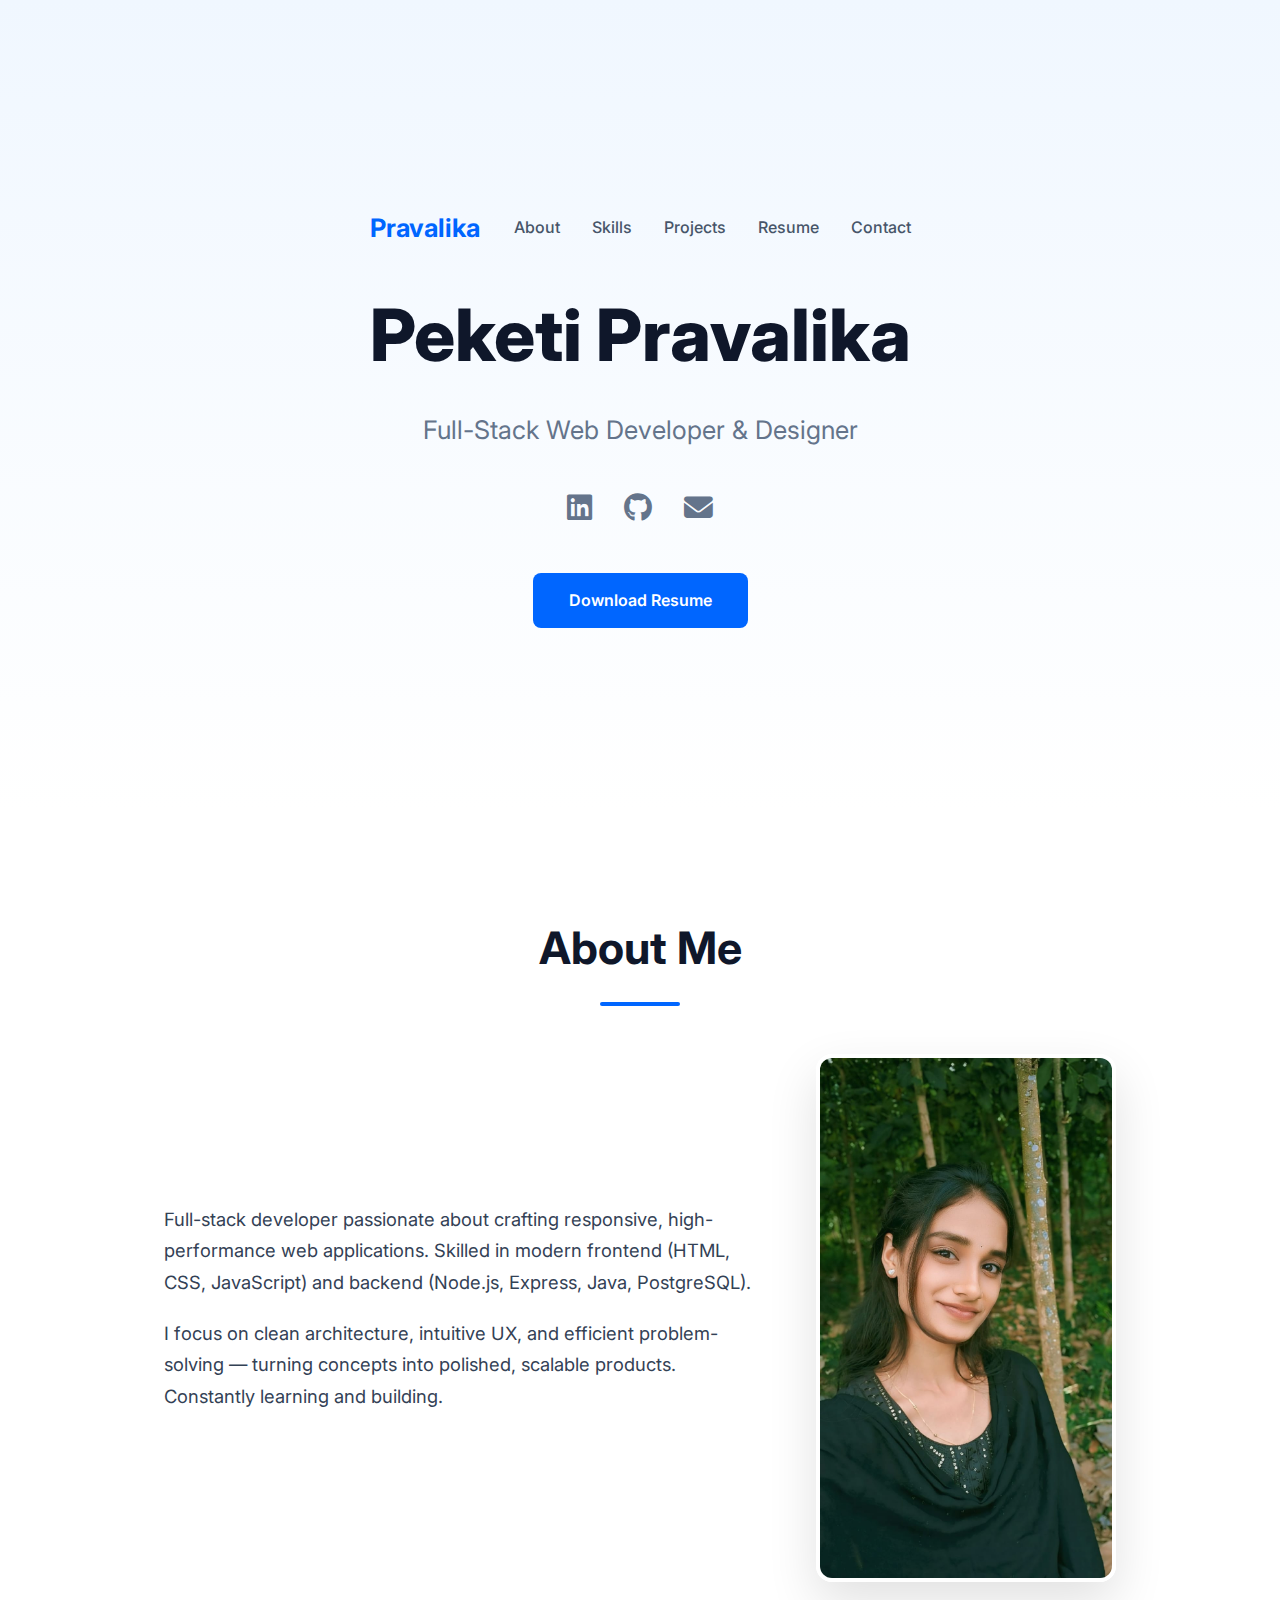
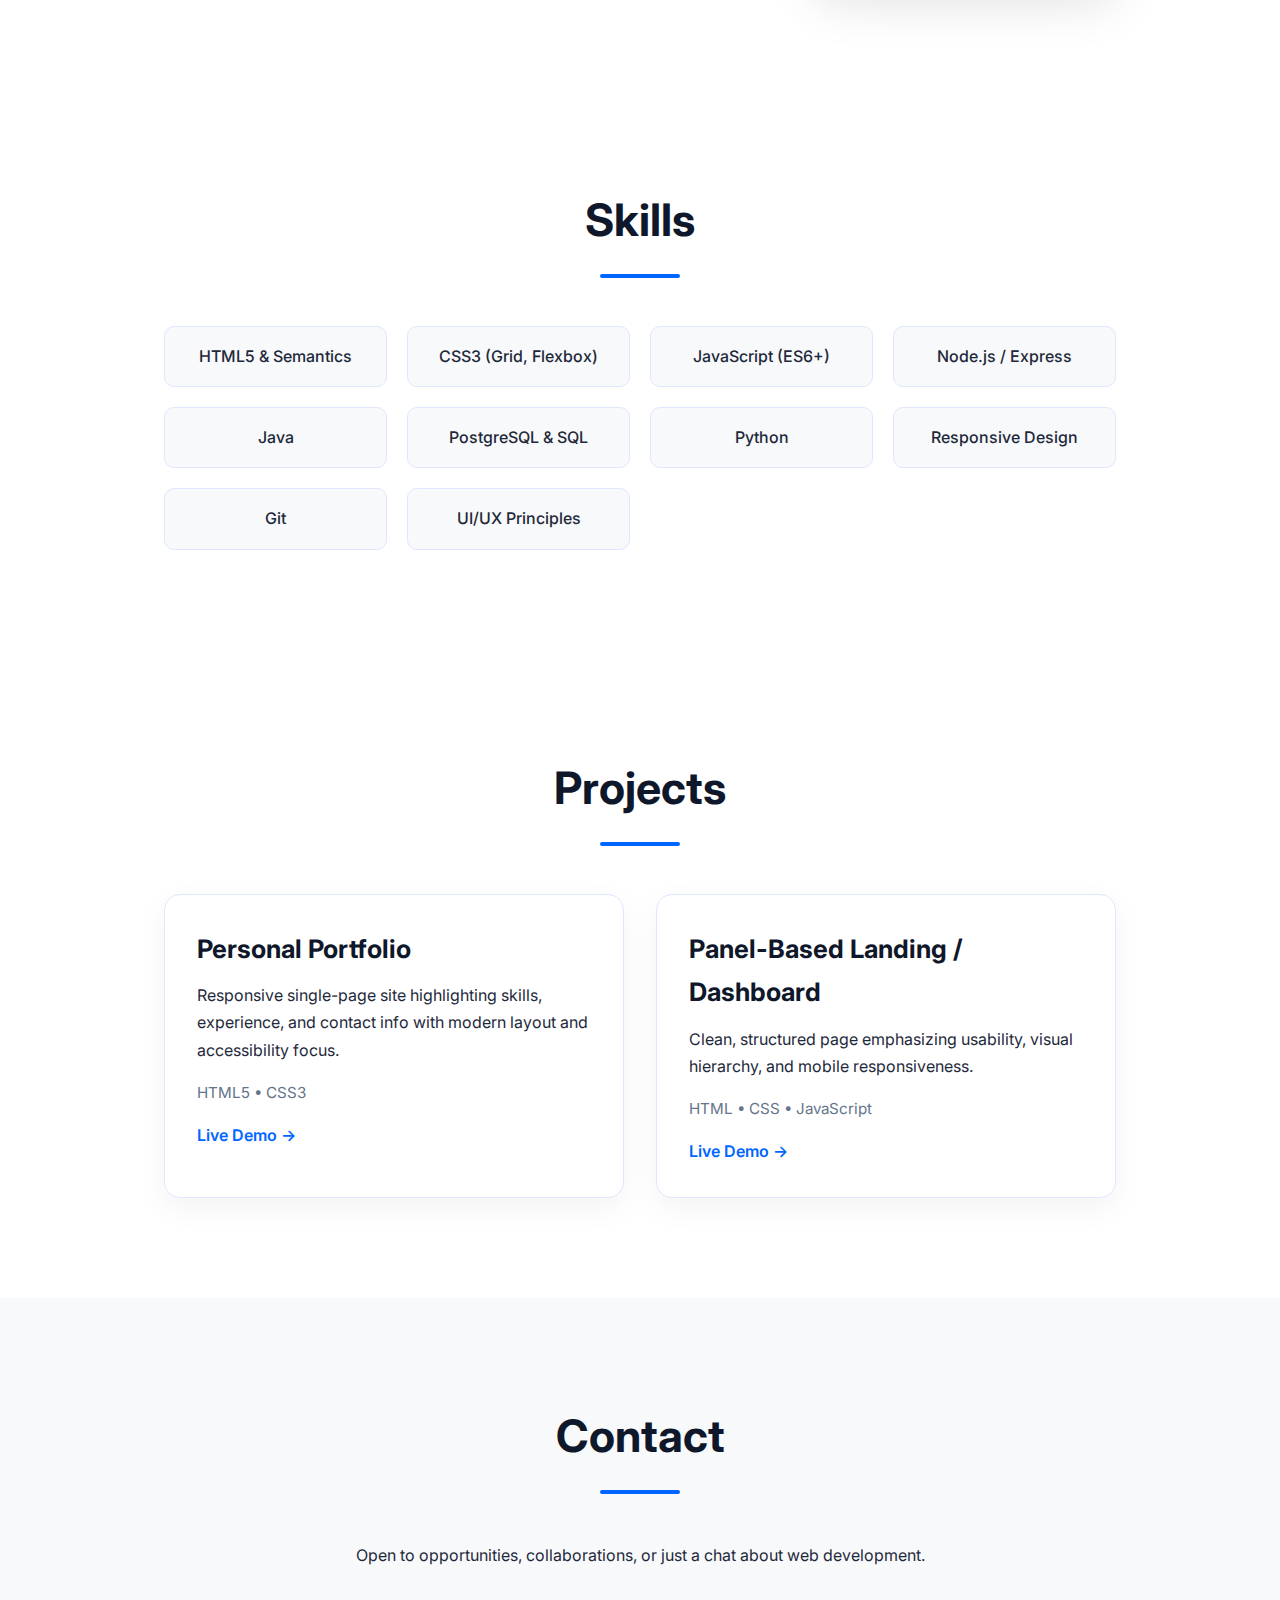
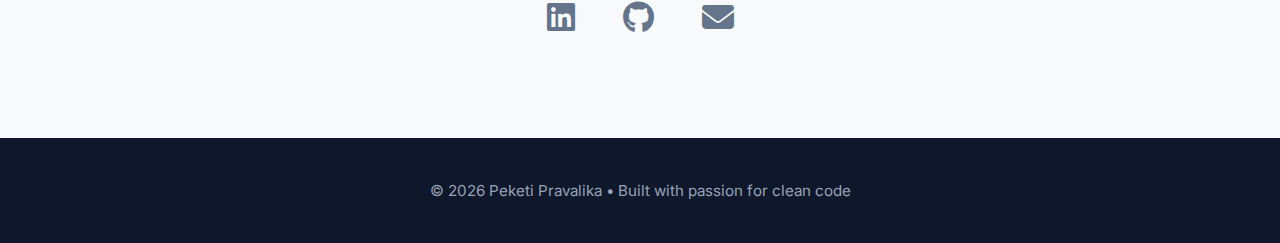
<file: index.html>
<!DOCTYPE html>
<html lang="en" class="dark">
<head>
    <meta charset="UTF-8">
    <meta name="viewport" content="width=device-width, initial-scale=1.0">
    <title>Peketi Pravalika | Full-Stack Web Developer</title>
    <link rel="stylesheet" href="https://cdnjs.cloudflare.com/ajax/libs/font-awesome/6.5.0/css/all.min.css">
    <link rel="preconnect" href="https://fonts.googleapis.com">
    <link rel="preconnect" href="https://fonts.gstatic.com" crossorigin>
    <link href="https://fonts.googleapis.com/css2?family=Inter:wght@300;400;500;600;700&display=swap" rel="stylesheet">
    <link rel="stylesheet" href="styles.css">
</head>
<body>

    <!-- Hero / Header -->
    <header>
        <div class="container">
            <nav class="nav">
                <div class="logo">Pravalika</div>
                <ul class="nav-links">
                    <li><a href="#about">About</a></li>
                    <li><a href="#skills">Skills</a></li>
                    <li><a href="#projects">Projects</a></li>
                    <li><a href="#resume">Resume</a></li>
                    <li><a href="#contact">Contact</a></li>
                </ul>
            </nav>

            <div class="hero-content">
                <h1>Peketi Pravalika</h1>
                <p class="tagline">Full-Stack Web Developer & Designer</p>
                <div class="social-links">
                    <a href="https://www.linkedin.com/in/peketi-pravalika/" target="_blank" rel="noopener"><i class="fab fa-linkedin"></i></a>
                    <a href="https://github.com/your-github-username" target="_blank" rel="noopener"><i class="fab fa-github"></i></a>
                    <a href="mailto:peketipravallika13@gmail.com"><i class="fas fa-envelope"></i></a>
                </div>
                <a href="MY RESUME.pdf" download class="btn">Download Resume</a>
            </div>
        </div>
    </header>

    <!-- About -->
    <section id="about" class="section">
        <div class="container">
            <h2>About Me</h2>
            <div class="about-grid">
                <div class="about-text">
                    <p>Full-stack developer passionate about crafting responsive, high-performance web applications. Skilled in modern frontend (HTML, CSS, JavaScript) and backend (Node.js, Express, Java, PostgreSQL).</p>
                    <p>I focus on clean architecture, intuitive UX, and efficient problem-solving — turning concepts into polished, scalable products. Constantly learning and building.</p>
                </div>
                <img src="photo1.jpeg" alt="Peketi Pravalika" class="profile-img">
            </div>
        </div>
    </section>

    <!-- Skills -->
    <section id="skills" class="section">
        <div class="container">
            <h2>Skills</h2>
            <div class="skills-grid">
                <div class="skill">HTML5 & Semantics</div>
                <div class="skill">CSS3 (Grid, Flexbox)</div>
                <div class="skill">JavaScript (ES6+)</div>
                <div class="skill">Node.js / Express</div>
                <div class="skill">Java</div>
                <div class="skill">PostgreSQL & SQL</div>
                <div class="skill">Python</div>
                <div class="skill">Responsive Design</div>
                <div class="skill">Git</div>
                <div class="skill">UI/UX Principles</div>
            </div>
        </div>
    </section>

    <!-- Projects -->
    <section id="projects" class="section">
        <div class="container">
            <h2>Projects</h2>
            <div class="projects-grid">
                <div class="project-card">
                    <h3>Personal Portfolio</h3>
                    <p>Responsive single-page site highlighting skills, experience, and contact info with modern layout and accessibility focus.</p>
                    <p class="tech">HTML5 • CSS3</p>
                    <a href="#" class="project-link">Live Demo →</a>
                </div>
                <div class="project-card">
                    <h3>Panel-Based Landing / Dashboard</h3>
                    <p>Clean, structured page emphasizing usability, visual hierarchy, and mobile responsiveness.</p>
                    <p class="tech">HTML • CSS • JavaScript</p>
                    <a href="#" class="project-link">Live Demo →</a>
                </div>
                <!-- Add more real projects here with descriptions, tech stack, and links/screenshots -->
            </div>
        </div>
    </section>

    <!-- Contact -->
    <section id="contact" class="section contact-section">
        <div class="container">
            <h2>Contact</h2>
            <p class="center">Open to opportunities, collaborations, or just a chat about web development.</p>
            <div class="contact-links">
                <a href="https://www.linkedin.com/in/peketi-pravalika/" target="_blank" rel="noopener"><i class="fab fa-linkedin fa-2x"></i></a>
                <a href="https://github.com/your-github-username" target="_blank" rel="noopener"><i class="fab fa-github fa-2x"></i></a>
                <a href="mailto:peketipravallika13@gmail.com"><i class="fas fa-envelope fa-2x"></i></a>
            </div>
        </div>
    </section>

    <footer>
        <div class="container">
            <p>© 2026 Peketi Pravalika • Built with passion for clean code</p>
        </div>
    </footer>

</body>
</html>
</file>
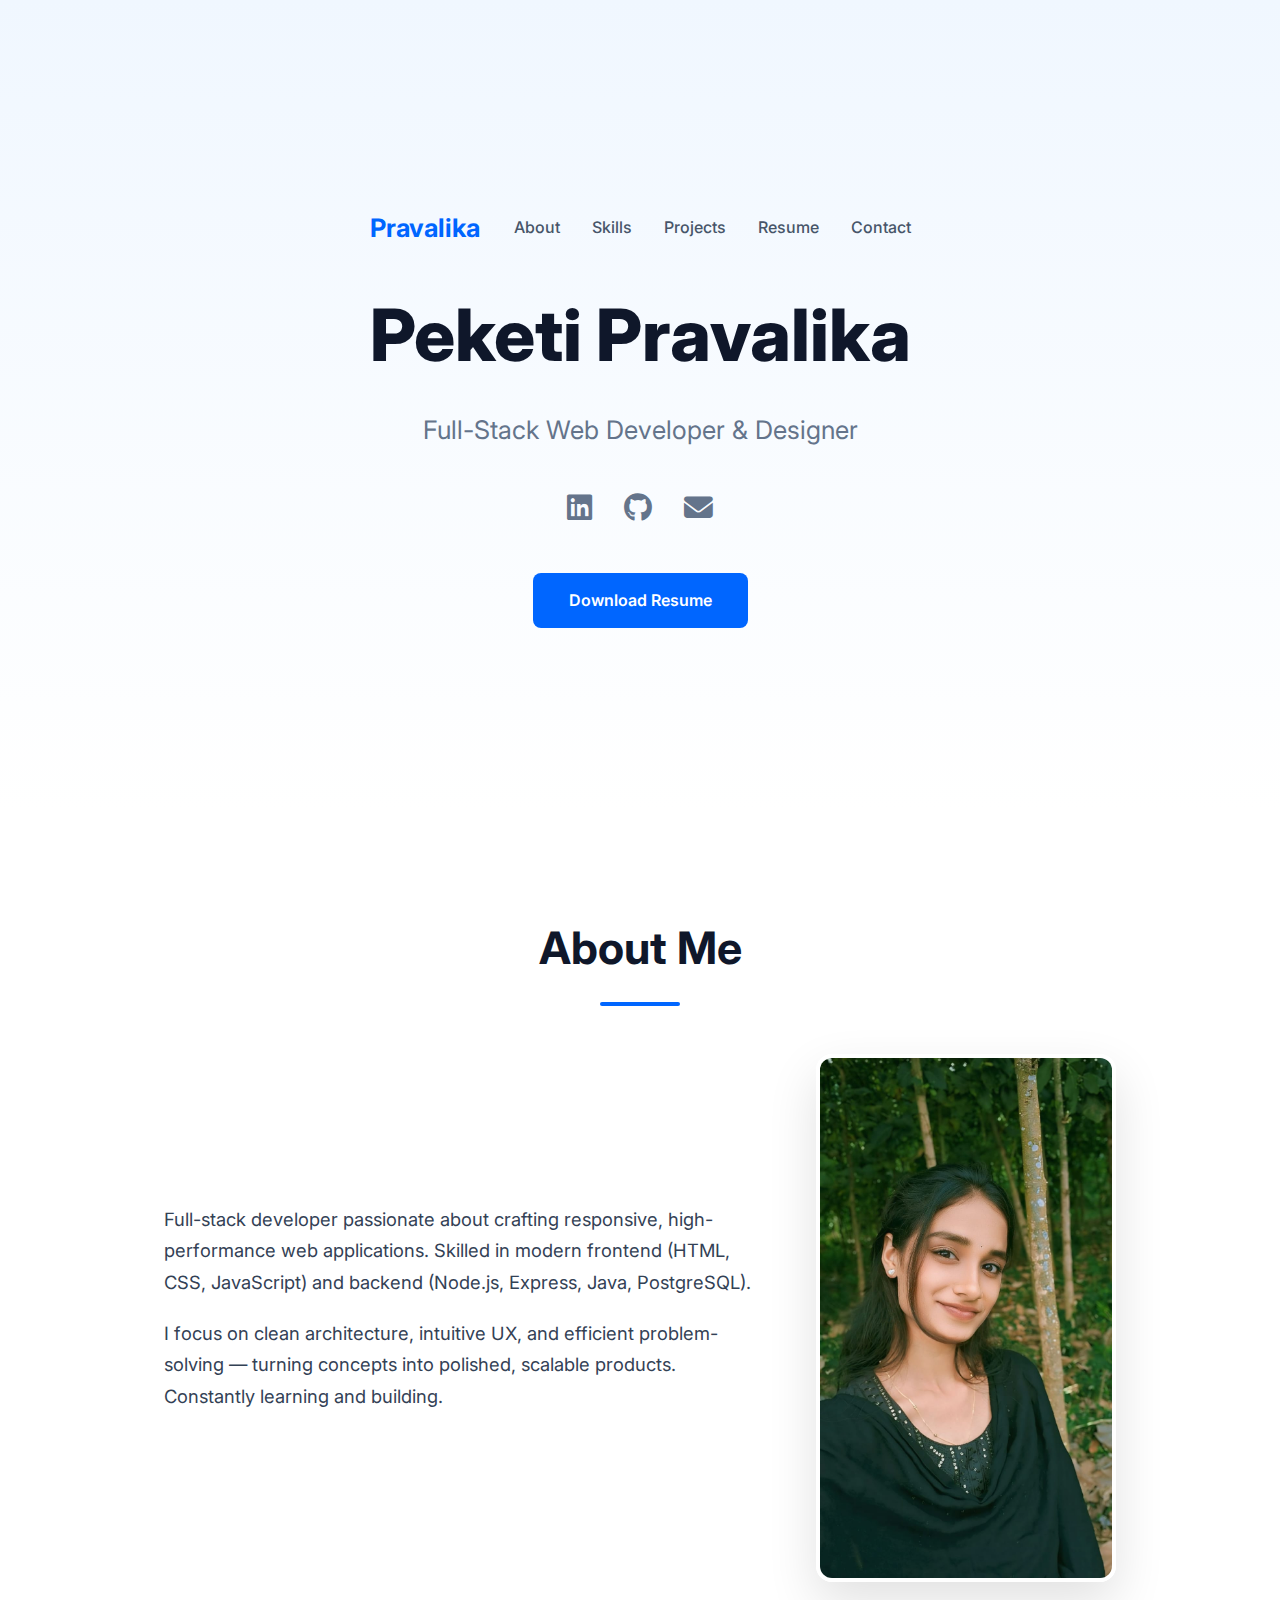
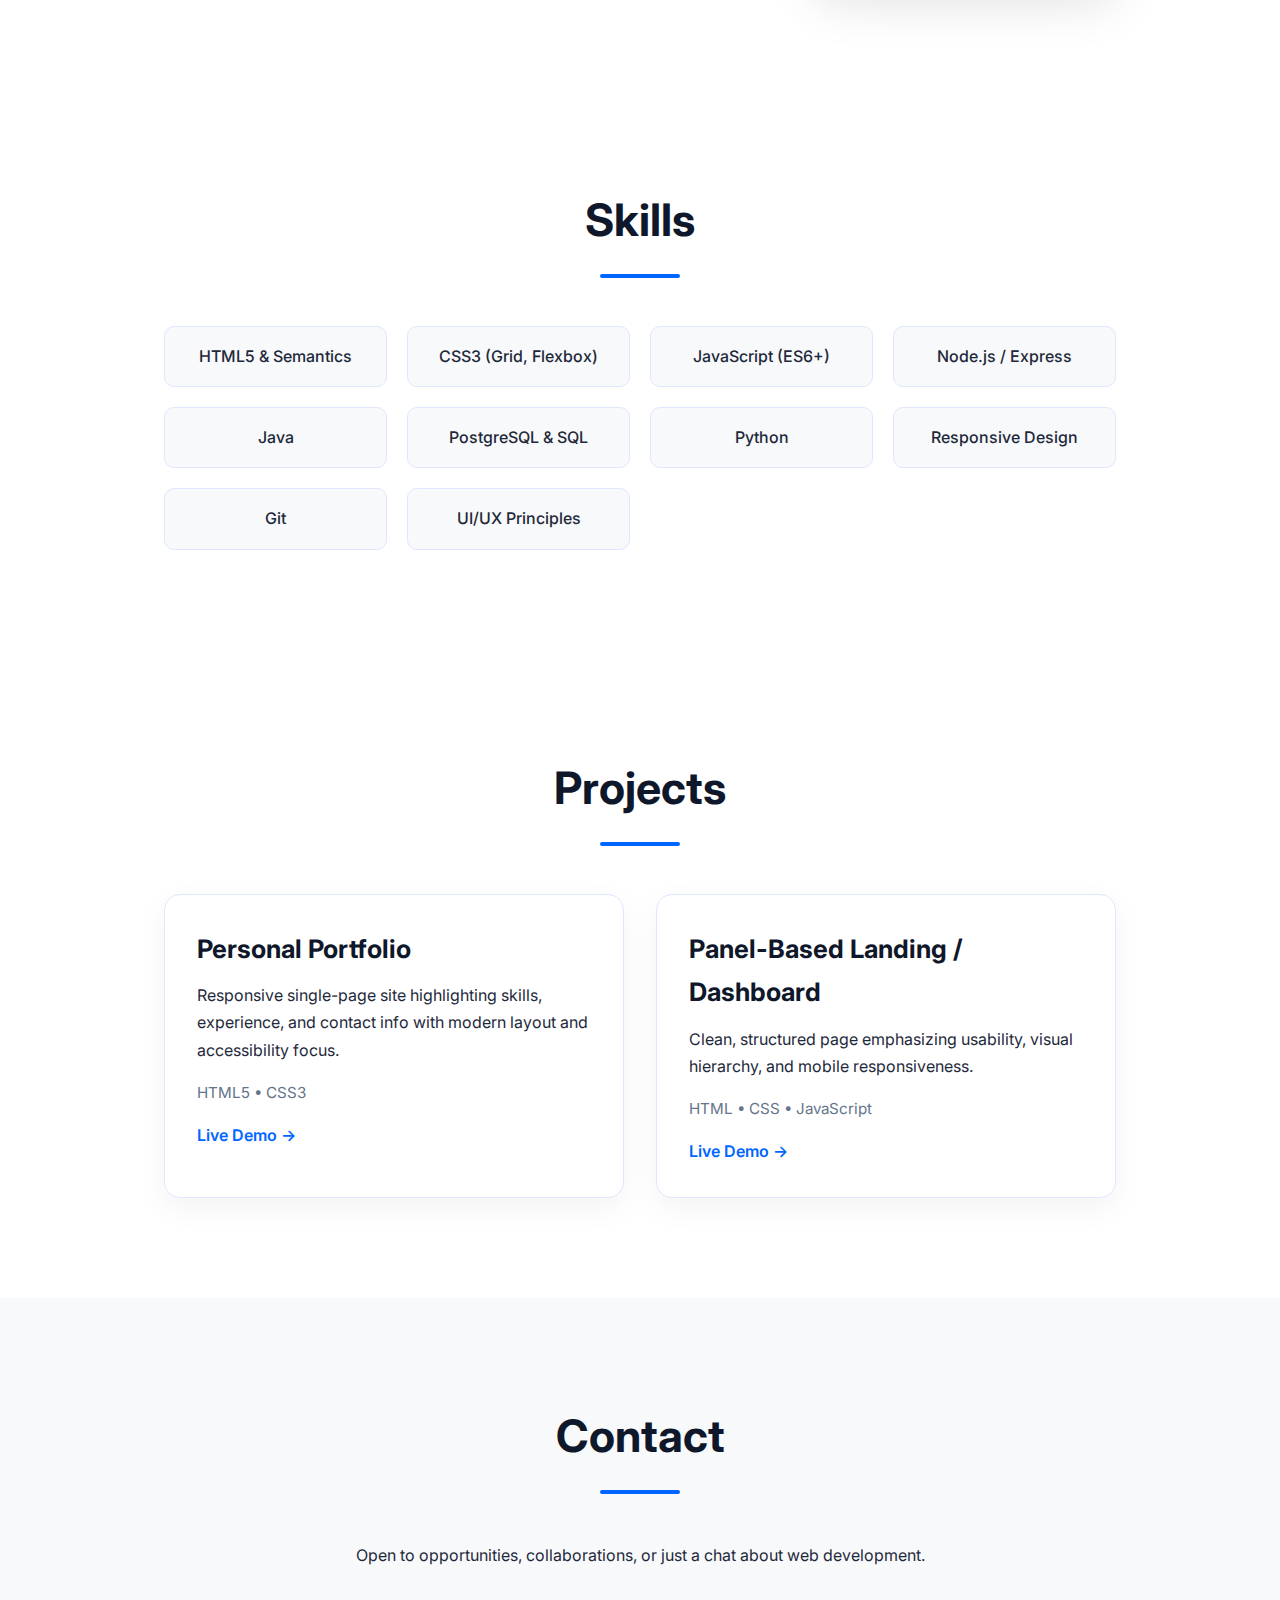
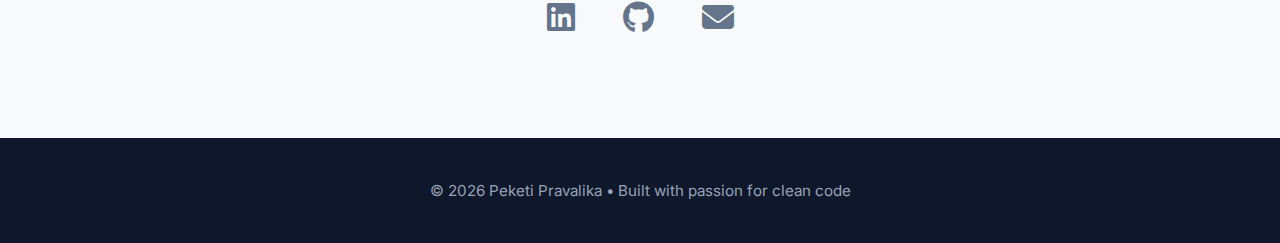
<file: index1.html>
<!DOCTYPE html>
<html lang="en" class="dark">
<head>
    <meta charset="UTF-8">
    <meta name="viewport" content="width=device-width, initial-scale=1.0">
    <title>Peketi Pravalika | Full-Stack Web Developer</title>
    <link rel="stylesheet" href="https://cdnjs.cloudflare.com/ajax/libs/font-awesome/6.5.0/css/all.min.css">
    <link rel="preconnect" href="https://fonts.googleapis.com">
    <link rel="preconnect" href="https://fonts.gstatic.com" crossorigin>
    <link href="https://fonts.googleapis.com/css2?family=Inter:wght@300;400;500;600;700&display=swap" rel="stylesheet">
    <link rel="stylesheet" href="styles.css">
</head>
<body>

    <!-- Hero / Header -->
    <header>
        <div class="container">
            <nav class="nav">
                <div class="logo">Pravalika</div>
                <ul class="nav-links">
                    <li><a href="#about">About</a></li>
                    <li><a href="#skills">Skills</a></li>
                    <li><a href="#projects">Projects</a></li>
                    <li><a href="#resume">Resume</a></li>
                    <li><a href="#contact">Contact</a></li>
                </ul>
            </nav>

            <div class="hero-content">
                <h1>Peketi Pravalika</h1>
                <p class="tagline">Full-Stack Web Developer & Designer</p>
                <div class="social-links">
                    <a href="https://www.linkedin.com/in/peketi-pravalika/" target="_blank" rel="noopener"><i class="fab fa-linkedin"></i></a>
                    <a href="https://github.com/your-github-username" target="_blank" rel="noopener"><i class="fab fa-github"></i></a>
                    <a href="mailto:peketipravallika13@gmail.com"><i class="fas fa-envelope"></i></a>
                </div>
                <a href="MY RESUME.pdf" download class="btn">Download Resume</a>
            </div>
        </div>
    </header>

    <!-- About -->
    <section id="about" class="section">
        <div class="container">
            <h2>About Me</h2>
            <div class="about-grid">
                <div class="about-text">
                    <p>Full-stack developer passionate about crafting responsive, high-performance web applications. Skilled in modern frontend (HTML, CSS, JavaScript) and backend (Node.js, Express, Java, PostgreSQL).</p>
                    <p>I focus on clean architecture, intuitive UX, and efficient problem-solving — turning concepts into polished, scalable products. Constantly learning and building.</p>
                </div>
                <img src="photo1.jpeg" alt="Peketi Pravalika" class="profile-img">
            </div>
        </div>
    </section>

    <!-- Skills -->
    <section id="skills" class="section">
        <div class="container">
            <h2>Skills</h2>
            <div class="skills-grid">
                <div class="skill">HTML5 & Semantics</div>
                <div class="skill">CSS3 (Grid, Flexbox)</div>
                <div class="skill">JavaScript (ES6+)</div>
                <div class="skill">Node.js / Express</div>
                <div class="skill">Java</div>
                <div class="skill">PostgreSQL & SQL</div>
                <div class="skill">Python</div>
                <div class="skill">Responsive Design</div>
                <div class="skill">Git</div>
                <div class="skill">UI/UX Principles</div>
            </div>
        </div>
    </section>

    <!-- Projects -->
    <section id="projects" class="section">
        <div class="container">
            <h2>Projects</h2>
            <div class="projects-grid">
                <div class="project-card">
                    <h3>Personal Portfolio</h3>
                    <p>Responsive single-page site highlighting skills, experience, and contact info with modern layout and accessibility focus.</p>
                    <p class="tech">HTML5 • CSS3</p>
                    <a href="#" class="project-link">Live Demo →</a>
                </div>
                <div class="project-card">
                    <h3>Panel-Based Landing / Dashboard</h3>
                    <p>Clean, structured page emphasizing usability, visual hierarchy, and mobile responsiveness.</p>
                    <p class="tech">HTML • CSS • JavaScript</p>
                    <a href="#" class="project-link">Live Demo →</a>
                </div>
                <!-- Add more real projects here with descriptions, tech stack, and links/screenshots -->
            </div>
        </div>
    </section>

    <!-- Contact -->
    <section id="contact" class="section contact-section">
        <div class="container">
            <h2>Contact</h2>
            <p class="center">Open to opportunities, collaborations, or just a chat about web development.</p>
            <div class="contact-links">
                <a href="https://www.linkedin.com/in/peketi-pravalika/" target="_blank" rel="noopener"><i class="fab fa-linkedin fa-2x"></i></a>
                <a href="https://github.com/your-github-username" target="_blank" rel="noopener"><i class="fab fa-github fa-2x"></i></a>
                <a href="mailto:peketipravallika13@gmail.com"><i class="fas fa-envelope fa-2x"></i></a>
            </div>
        </div>
    </section>

    <footer>
        <div class="container">
            <p>© 2026 Peketi Pravalika • Built with passion for clean code</p>
        </div>
    </footer>

</body>
</html>
</file>
<file: styles.css>
/* Reset + Base */
* {
    margin: 0;
    padding: 0;
    box-sizing: border-box;
}

body {
    font-family: 'Inter', system-ui, sans-serif;
    background-color: #ffffff;
    color: #1e293b;
    line-height: 1.7;
}

/* Container */
.container {
    max-width: 1000px;
    margin: 0 auto;
    padding: 0 24px;
}

/* Navigation */
.nav {
    display: flex;
    justify-content: space-between;
    align-items: center;
    padding: 24px 0;
}

.logo {
    font-size: 1.6rem;
    font-weight: 700;
    color: #0066ff;
}

.nav-links {
    display: flex;
    gap: 32px;
    list-style: none;
}

.nav-links a {
    color: #475569;
    text-decoration: none;
    font-weight: 500;
    transition: color 0.25s;
}

.nav-links a:hover {
    color: #0066ff;
}

/* Hero */
header {
    min-height: 90vh;
    display: flex;
    align-items: center;
    background: linear-gradient(to bottom, #f0f7ff, #ffffff);
}

.hero-content {
    text-align: center;
}

h1 {
    font-size: 4.5rem;
    font-weight: 800;
    margin-bottom: 12px;
    color: #0f172a;
}

.tagline {
    font-size: 1.6rem;
    color: #64748b;
    margin-bottom: 32px;
}

.social-links {
    display: flex;
    justify-content: center;
    gap: 32px;
    margin-bottom: 40px;
}

.social-links a {
    color: #64748b;
    font-size: 1.8rem;
    transition: all 0.3s;
}

.social-links a:hover {
    color: #0066ff;
    transform: translateY(-4px);
}

.btn {
    display: inline-block;
    background: #0066ff;
    color: white;
    padding: 14px 36px;
    border-radius: 8px;
    font-weight: 600;
    text-decoration: none;
    transition: all 0.3s;
}

.btn:hover {
    background: #0055dd;
    transform: translateY(-3px);
    box-shadow: 0 10px 30px rgba(0, 102, 255, 0.25);
}

/* Sections */
.section {
    padding: 100px 0;
}

h2 {
    font-size: 2.8rem;
    font-weight: 700;
    text-align: center;
    margin-bottom: 48px;
    color: #0f172a;
}

h2::after {
    content: '';
    display: block;
    width: 80px;
    height: 4px;
    background: #0066ff;
    margin: 16px auto;
    border-radius: 2px;
}

/* About */
.about-grid {
    display: grid;
    grid-template-columns: 1fr 300px;
    gap: 60px;
    align-items: center;
}

.profile-img {
    width: 100%;
    border-radius: 16px;
    box-shadow: 0 20px 50px rgba(0,0,0,0.12);
    border: 4px solid #ffffff;
}

.about-text p {
    font-size: 1.15rem;
    color: #334155;
    margin-bottom: 20px;
}

/* Skills */
.skills-grid {
    display: grid;
    grid-template-columns: repeat(auto-fit, minmax(180px, 1fr));
    gap: 20px;
}

.skill {
    background: #f8f9fa;
    padding: 16px;
    border-radius: 10px;
    text-align: center;
    font-weight: 500;
    border: 1px solid #e0e7ff;
    transition: all 0.3s;
}

.skill:hover {
    background: #eef4ff;
    border-color: #0066ff;
    transform: translateY(-4px);
}

/* Projects */
.projects-grid {
    display: grid;
    grid-template-columns: repeat(auto-fit, minmax(360px, 1fr));
    gap: 32px;
}

.project-card {
    background: #ffffff;
    padding: 32px;
    border-radius: 16px;
    border: 1px solid #e0e7ff;
    box-shadow: 0 10px 30px rgba(0,0,0,0.05);
    transition: all 0.4s ease;
}

.project-card:hover {
    transform: translateY(-12px);
    border-color: #0066ff;
    box-shadow: 0 20px 60px rgba(0, 102, 255, 0.15);
}

.project-card h3 {
    font-size: 1.6rem;
    margin-bottom: 12px;
    color: #0f172a;
}

.tech {
    color: #64748b;
    font-size: 0.95rem;
    margin: 16px 0;
}

.project-link {
    color: #0066ff;
    text-decoration: none;
    font-weight: 600;
}

.project-link:hover {
    color: #0055dd;
    text-decoration: underline;
}

/* Contact */
.contact-section {
    background: #f8f9fa;
    text-align: center;
}

.contact-links {
    display: flex;
    justify-content: center;
    gap: 48px;
    margin-top: 32px;
}

.contact-links a {
    color: #64748b;
    transition: all 0.3s;
}

.contact-links a:hover {
    color: #0066ff;
    transform: scale(1.2);
}

.center {
    text-align: center;
}

/* Footer */
footer {
    background: #0f172a;
    padding: 40px 0;
    text-align: center;
    color: #94a3b8;
    font-size: 0.95rem;
}

/* Responsive */
@media (max-width: 768px) {
    .about-grid, .nav {
        grid-template-columns: 1fr;
        text-align: center;
    }
    .nav-links {
        flex-direction: column;
        gap: 16px;
        margin-top: 20px;
    }
    h1 {
        font-size: 3.5rem;
    }
}
</file>
